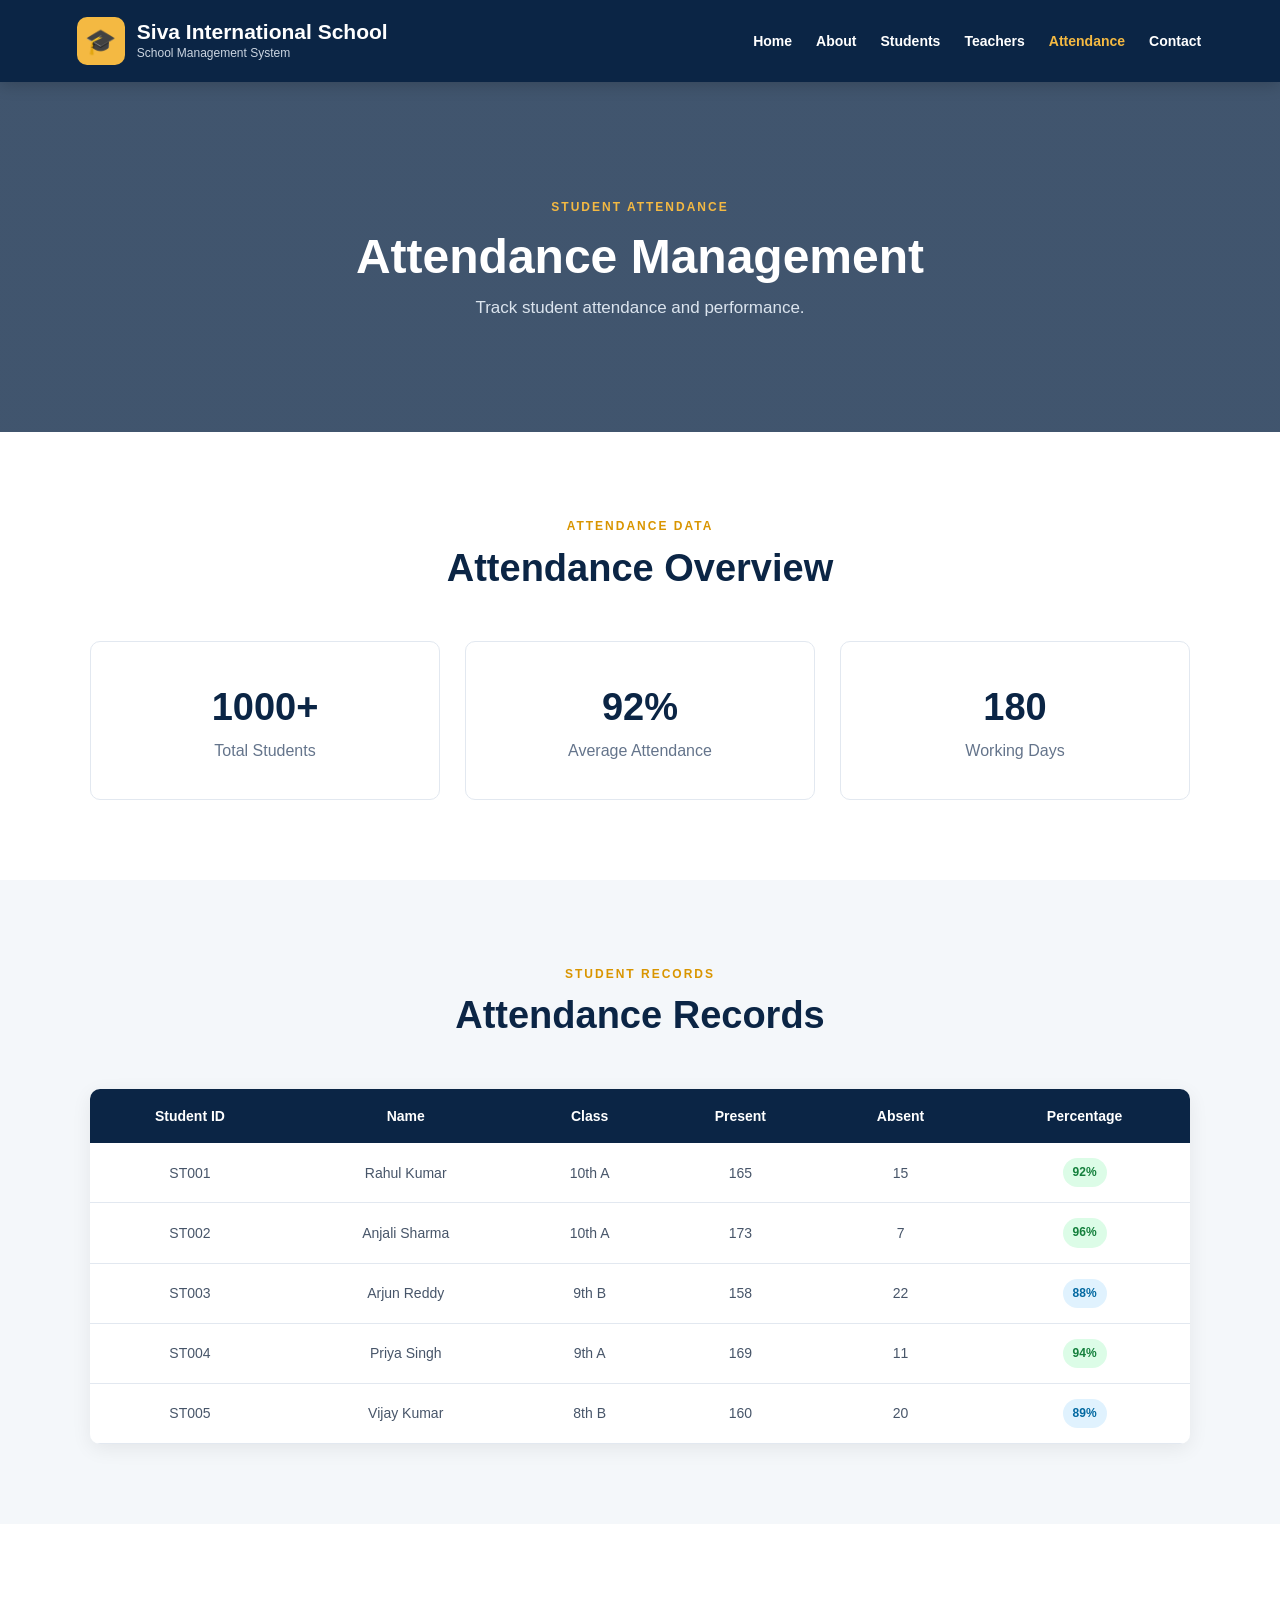
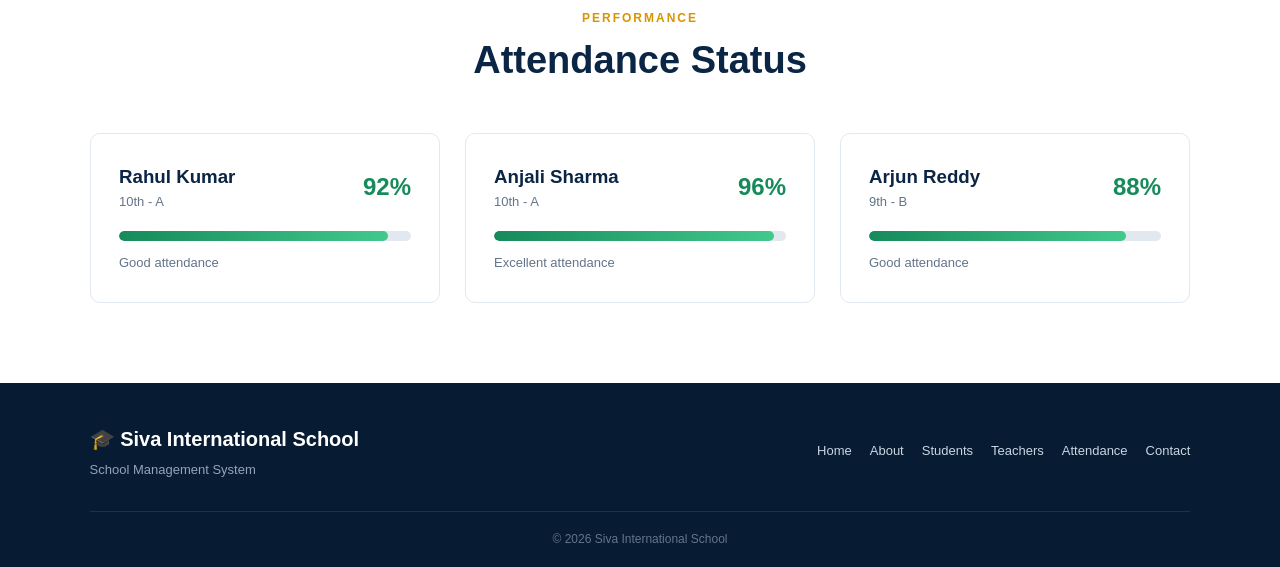
<file: attendance.html>
<!DOCTYPE html>
<html lang="en">

<head>

    <meta charset="UTF-8">

    <meta name="viewport"
          content="width=device-width, initial-scale=1.0">

    <title>Siva International School | Attendance</title>

    <link rel="stylesheet" href="style.css">

</head>


<body>

    <!-- HEADER -->

    <header>

        <div class="logo">

            <div class="logo-icon">
                🎓
            </div>

            <div>

                <h1>Siva International School</h1>

                <p>School Management System</p>

            </div>

        </div>


        <nav>

            <a href="index.html" target="_blank">Home</a>

            <a href="about.html" target="_blank">About</a>

            <a href="students.html" target="_blank">
                Students
            </a>

            <a href="teachers.html" target="_blank">
                Teachers
            </a>

            <a href="attendance.html" target="_blank">
                Attendance
            </a>

            <a href="contact.html" target="_blank">Contact</a>

        </nav>

    </header>


    <!-- HERO -->

    <section class="page-hero">

        <div>

            <span>STUDENT ATTENDANCE</span>

            <h2>Attendance Management</h2>

            <p>
                Track student attendance and performance.
            </p>

        </div>

    </section>


    <!-- STATISTICS -->

    <section class="section">

        <div class="section-heading">

            <span>ATTENDANCE DATA</span>

            <h2>Attendance Overview</h2>

        </div>


        <div class="three-grid">


            <div class="number-card">

                <strong>1000+</strong>

                <span>Total Students</span>

            </div>


            <div class="number-card">

                <strong>92%</strong>

                <span>Average Attendance</span>

            </div>


            <div class="number-card">

                <strong>180</strong>

                <span>Working Days</span>

            </div>

        </div>

    </section>


    <!-- ATTENDANCE TABLE -->

    <section class="section gray-bg">

        <div class="section-heading">

            <span>STUDENT RECORDS</span>

            <h2>Attendance Records</h2>

        </div>


        <div class="table-container">

            <table>

                <thead>

                    <tr>

                        <th>Student ID</th>

                        <th>Name</th>

                        <th>Class</th>

                        <th>Present</th>

                        <th>Absent</th>

                        <th>Percentage</th>

                    </tr>

                </thead>


                <tbody>

                    <tr>

                        <td>ST001</td>

                        <td>Rahul Kumar</td>

                        <td>10th A</td>

                        <td>165</td>

                        <td>15</td>

                        <td>
                            <span class="good">
                                92%
                            </span>
                        </td>

                    </tr>


                    <tr>

                        <td>ST002</td>

                        <td>Anjali Sharma</td>

                        <td>10th A</td>

                        <td>173</td>

                        <td>7</td>

                        <td>
                            <span class="excellent">
                                96%
                            </span>
                        </td>

                    </tr>


                    <tr>

                        <td>ST003</td>

                        <td>Arjun Reddy</td>

                        <td>9th B</td>

                        <td>158</td>

                        <td>22</td>

                        <td>
                            <span class="good">
                                88%
                            </span>
                        </td>

                    </tr>


                    <tr>

                        <td>ST004</td>

                        <td>Priya Singh</td>

                        <td>9th A</td>

                        <td>169</td>

                        <td>11</td>

                        <td>
                            <span class="excellent">
                                94%
                            </span>
                        </td>

                    </tr>


                    <tr>

                        <td>ST005</td>

                        <td>Vijay Kumar</td>

                        <td>8th B</td>

                        <td>160</td>

                        <td>20</td>

                        <td>
                            <span class="good">
                                89%
                            </span>
                        </td>

                    </tr>

                </tbody>

            </table>

        </div>

    </section>


    <!-- PROGRESS -->

    <section class="section">

        <div class="section-heading">

            <span>PERFORMANCE</span>

            <h2>Attendance Status</h2>

        </div>


        <div class="attendance-grid">


            <div class="attendance-card">

                <div class="attendance-head">

                    <div>

                        <h3>Rahul Kumar</h3>

                        <p>10th - A</p>

                    </div>

                    <strong>92%</strong>

                </div>


                <div class="progress">

                    <div
                        class="progress-bar"
                        style="width:92%;">
                    </div>

                </div>


                <p>
                    Good attendance
                </p>

            </div>


            <div class="attendance-card">

                <div class="attendance-head">

                    <div>

                        <h3>Anjali Sharma</h3>

                        <p>10th - A</p>

                    </div>

                    <strong>96%</strong>

                </div>


                <div class="progress">

                    <div
                        class="progress-bar"
                        style="width:96%;">
                    </div>

                </div>


                <p>
                    Excellent attendance
                </p>

            </div>


            <div class="attendance-card">

                <div class="attendance-head">

                    <div>

                        <h3>Arjun Reddy</h3>

                        <p>9th - B</p>

                    </div>

                    <strong>88%</strong>

                </div>


                <div class="progress">

                    <div
                        class="progress-bar"
                        style="width:88%;">
                    </div>

                </div>


                <p>
                    Good attendance
                </p>

            </div>

        </div>

    </section>


    <!-- FOOTER -->

    <footer>

        <div class="footer-main">

            <div>

                <h2>🎓 Siva International School</h2>

                <p>School Management System</p>

            </div>


            <div class="footer-links">

                <a href="index.html" target="_blank">Home</a>

                <a href="about.html" target="_blank">About</a>

                <a href="students.html" target="_blank">
                    Students
                </a>

                <a href="teachers.html" target="_blank">
                    Teachers
                </a>

                <a href="attendance.html" target="_blank">
                    Attendance
                </a>

                <a href="contact.html" target="_blank">
                    Contact
                </a>

            </div>

        </div>


        <div class="footer-bottom">
            © 2026 Siva International School
        </div>

    </footer>


    <script src="script.js"></script>

</body>

</html>
</file>
<file: style.css>
/* =========================================================
   SIVA INTERNATIONAL SCHOOL
   SCHOOL MANAGEMENT SYSTEM
   COMPLETE WEBSITE CSS
   ========================================================= */


/* =========================================================
   1. BASIC SETTINGS
   ========================================================= */

* {
    margin: 0;
    padding: 0;
    box-sizing: border-box;
}

html {
    scroll-behavior: smooth;
}

body {
    font-family: Arial, Helvetica, sans-serif;
    background: #ffffff;
    color: #1e293b;
    line-height: 1.6;
}

img {
    width: 100%;
    display: block;
}

a {
    text-decoration: none;
}

button,
input,
textarea {
    font-family: Arial, Helvetica, sans-serif;
}


/* =========================================================
   2. HEADER
   ========================================================= */

header {
    width: 100%;
    min-height: 82px;

    background: #0b2545;
    color: white;

    padding: 15px 6%;

    display: flex;
    align-items: center;
    justify-content: space-between;

    gap: 25px;

    position: sticky;
    top: 0;

    z-index: 1000;

    box-shadow: 0 3px 15px rgba(0, 0, 0, 0.18);
}


/* Logo */

.logo {
    display: flex;
    align-items: center;
    gap: 12px;
}

.logo-icon {
    width: 48px;
    height: 48px;

    background: #f4b942;

    border-radius: 10px;

    display: flex;
    align-items: center;
    justify-content: center;

    font-size: 25px;
}

.logo h1 {
    font-size: 21px;
    line-height: 1.2;
}

.logo p {
    font-size: 12px;
    color: #cbd5e1;
}


/* Navigation */

nav {
    display: flex;
    align-items: center;
    justify-content: center;

    gap: 20px;
}

nav a {
    color: white;

    font-size: 14px;
    font-weight: bold;

    padding: 8px 2px;

    transition: 0.3s;
}

nav a:hover {
    color: #f4b942;
}


/* =========================================================
   3. HOME HERO SECTION
   ========================================================= */

.hero {
    min-height: 680px;

    background-image:
        url("https://maxfortpaschimvihar.com/wp-content/uploads/2025/08/New-Project-33.png");

    background-size: cover;
    background-position: center;

    position: relative;

    display: flex;
    align-items: center;

    padding: 70px 7%;
}


/* Dark overlay */

.hero-overlay {
    position: absolute;

    top: 0;
    left: 0;
    right: 0;
    bottom: 0;

    background:
        linear-gradient(
            90deg,
            rgba(4, 23, 43, 0.90),
            rgba(4, 23, 43, 0.55),
            rgba(4, 23, 43, 0.15)
        );
}


/* Hero content */

.hero-content {
    position: relative;
    z-index: 2;

    max-width: 750px;

    color: white;
}

.hero-tag {
    display: inline-block;

    color: #f4b942;

    border: 1px solid #f4b942;

    background: rgba(244, 185, 66, 0.12);

    border-radius: 30px;

    padding: 7px 15px;

    font-size: 12px;
    font-weight: bold;

    letter-spacing: 1.5px;

    margin-bottom: 20px;
}

.hero h2 {
    font-size: 58px;

    line-height: 1.08;

    margin-bottom: 22px;
}

.hero h2 span {
    display: block;
    color: #f4b942;
}

.hero p {
    max-width: 650px;

    color: #e2e8f0;

    font-size: 18px;

    margin-bottom: 30px;
}


/* Hero buttons */

.hero-buttons {
    display: flex;
    gap: 15px;

    flex-wrap: wrap;
}

.primary-btn,
.secondary-btn {
    padding: 13px 25px;

    border-radius: 6px;

    font-size: 14px;
    font-weight: bold;

    transition: 0.3s;
}

.primary-btn {
    background: #f4b942;
    color: #0b2545;
}

.primary-btn:hover {
    background: white;
    transform: translateY(-2px);
}

.secondary-btn {
    color: white;
    border: 1px solid white;
}

.secondary-btn:hover {
    background: white;
    color: #0b2545;
}


/* =========================================================
   4. STATISTICS
   ========================================================= */

.stats {
    background: #0b2545;

    color: white;

    display: grid;

    grid-template-columns: repeat(4, 1fr);

    padding: 28px 7%;

    gap: 20px;
}

.stat-box {
    text-align: center;

    border-right: 1px solid rgba(255, 255, 255, 0.15);
}

.stat-box:last-child {
    border-right: none;
}

.stat-box strong {
    display: block;

    color: #f4b942;

    font-size: 30px;
}

.stat-box span {
    color: #cbd5e1;

    font-size: 13px;
}


/* =========================================================
   5. COMMON SECTION
   ========================================================= */

.section {
    padding: 80px 7%;
}

.gray-bg {
    background: #f4f7fa;
}


/* Section heading */

.section-heading {
    max-width: 720px;

    text-align: center;

    margin: 0 auto 50px;
}

.section-heading span,
.small-title {
    color: #d99500;

    font-size: 12px;

    font-weight: bold;

    letter-spacing: 2px;
}

.section-heading h2 {
    color: #0b2545;

    font-size: 38px;

    line-height: 1.2;

    margin: 8px 0 12px;
}

.section-heading p {
    color: #64748b;

    font-size: 16px;
}


/* =========================================================
   6. HOME ABOUT SECTION
   ========================================================= */

.home-grid {
    max-width: 1150px;

    margin: auto;

    display: grid;

    grid-template-columns: 1.1fr 1fr;

    gap: 55px;

    align-items: center;
}


/* Home image */

.home-image {
    overflow: hidden;

    border-radius: 12px;

    box-shadow:
        0 15px 35px rgba(0, 0, 0, 0.12);
}

.home-image img {
    height: 430px;

    object-fit: cover;

    transition: 0.5s;
}

.home-image:hover img {
    transform: scale(1.04);
}


/* Home text */

.home-text h3 {
    color: #0b2545;

    font-size: 31px;

    line-height: 1.2;

    margin-bottom: 18px;
}

.home-text p {
    color: #64748b;

    margin-bottom: 15px;
}


/* Check list */

.check-list {
    margin: 25px 0;
}

.check-list p {
    color: #334155;

    font-weight: bold;

    margin-bottom: 9px;
}


/* Small button */

.small-btn {
    display: inline-block;

    background: #0b2545;

    color: white;

    padding: 12px 22px;

    border-radius: 5px;

    font-size: 14px;

    font-weight: bold;

    transition: 0.3s;
}

.small-btn:hover {
    background: #f4b942;

    color: #0b2545;
}


/* =========================================================
   7. FEATURE CARDS
   ========================================================= */

.feature-grid {
    max-width: 1150px;

    margin: auto;

    display: grid;

    grid-template-columns: repeat(3, 1fr);

    gap: 25px;
}

.feature-card {
    background: white;

    padding: 35px;

    border-radius: 10px;

    border: 1px solid #e2e8f0;

    transition: 0.3s;
}

.feature-card:hover {
    transform: translateY(-7px);

    box-shadow:
        0 15px 30px rgba(0, 0, 0, 0.08);
}

.feature-icon {
    width: 58px;
    height: 58px;

    background: #fff4d6;

    border-radius: 10px;

    display: flex;
    align-items: center;
    justify-content: center;

    font-size: 28px;

    margin-bottom: 20px;
}

.feature-card h3 {
    color: #0b2545;

    font-size: 21px;

    margin-bottom: 10px;
}

.feature-card p {
    color: #64748b;

    margin-bottom: 18px;
}

.feature-card a {
    color: #d99500;

    font-size: 14px;

    font-weight: bold;
}


/* =========================================================
   8. CAMPUS BANNER
   ========================================================= */

.campus-banner {
    min-height: 440px;

    position: relative;

    overflow: hidden;
}

.campus-banner img {
    position: absolute;

    width: 100%;
    height: 100%;

    object-fit: cover;
}

.campus-banner::after {
    content: "";

    position: absolute;

    inset: 0;

    background:
        linear-gradient(
            90deg,
            rgba(11, 37, 69, 0.88),
            rgba(11, 37, 69, 0.30)
        );
}

.campus-content {
    position: relative;

    z-index: 2;

    max-width: 650px;

    padding: 120px 7%;

    color: white;
}

.campus-content span {
    color: #f4b942;

    font-size: 12px;

    font-weight: bold;

    letter-spacing: 2px;
}

.campus-content h2 {
    font-size: 42px;

    line-height: 1.15;

    margin: 10px 0 15px;
}

.campus-content p {
    color: #e2e8f0;

    font-size: 17px;
}


/* =========================================================
   9. PAGE HERO
   ========================================================= */

.page-hero {
    min-height: 350px;

    background-image:
        linear-gradient(
            rgba(11, 37, 69, 0.78),
            rgba(11, 37, 69, 0.78)
        ),
        url("https://maxfortpaschimvihar.com/wp-content/uploads/2025/08/New-Project-33.png");

    background-size: cover;

    background-position: center;

    display: flex;

    align-items: center;

    justify-content: center;

    text-align: center;

    color: white;

    padding: 40px;
}

.page-hero span {
    color: #f4b942;

    font-size: 12px;

    font-weight: bold;

    letter-spacing: 2px;
}

.page-hero h2 {
    font-size: 48px;

    line-height: 1.15;

    margin: 10px 0;
}

.page-hero p {
    color: #dbe4ee;

    font-size: 17px;
}


/* =========================================================
   10. ABOUT PAGE
   ========================================================= */

.about-grid {
    max-width: 1150px;

    margin: auto;

    display: grid;

    grid-template-columns: 1fr 1fr;

    gap: 60px;

    align-items: center;
}


/* Main about image */

.about-image {
    overflow: hidden;

    border-radius: 12px;

    box-shadow:
        0 15px 35px rgba(0, 0, 0, 0.12);
}

.about-image img {
    height: 470px;

    object-fit: cover;

    transition: 0.5s;
}

.about-image:hover img {
    transform: scale(1.04);
}


/* About text */

.about-content h2 {
    color: #0b2545;

    font-size: 38px;

    line-height: 1.2;

    margin: 10px 0 20px;
}

.about-content > p {
    color: #64748b;

    margin-bottom: 15px;
}


/* About points */

.about-points {
    display: grid;

    grid-template-columns: repeat(2, 1fr);

    gap: 12px;

    margin-top: 25px;
}

.about-points div {
    background: #f4f7fa;

    padding: 15px;

    border-radius: 7px;

    display: flex;

    align-items: center;

    gap: 10px;
}

.about-points strong {
    color: #f0ad22;

    font-size: 16px;
}

.about-points span {
    color: #334155;

    font-size: 14px;

    font-weight: bold;
}


/* =========================================================
   11. VALUE CARDS
   ========================================================= */

.three-grid {
    max-width: 1100px;

    margin: auto;

    display: grid;

    grid-template-columns: repeat(3, 1fr);

    gap: 25px;
}

.value-card {
    background: white;

    padding: 35px;

    text-align: center;

    border-radius: 10px;

    border: 1px solid #e2e8f0;

    transition: 0.3s;
}

.value-card:hover {
    transform: translateY(-5px);

    box-shadow:
        0 10px 25px rgba(0, 0, 0, 0.07);
}

.value-card > div {
    font-size: 42px;

    margin-bottom: 12px;
}

.value-card h3 {
    color: #0b2545;

    margin-bottom: 10px;
}

.value-card p {
    color: #64748b;
}


/* =========================================================
   12. FACILITIES
   ========================================================= */

.facility-grid {
    max-width: 1150px;

    margin: auto;

    display: grid;

    grid-template-columns: repeat(3, 1fr);

    gap: 25px;
}

.facility-card {
    background: white;

    border-radius: 10px;

    overflow: hidden;

    border: 1px solid #e2e8f0;

    box-shadow:
        0 5px 18px rgba(0, 0, 0, 0.06);

    transition: 0.3s;
}

.facility-card:hover {
    transform: translateY(-7px);

    box-shadow:
        0 15px 30px rgba(0, 0, 0, 0.10);
}

.facility-card img {
    width: 100%;

    height: 240px;

    object-fit: cover;

    transition: 0.5s;
}

.facility-card:hover img {
    transform: scale(1.04);
}

.facility-card h3 {
    color: #0b2545;

    padding: 20px 20px 5px;

    font-size: 20px;
}

.facility-card p {
    color: #64748b;

    padding: 0 20px 25px;

    font-size: 14px;
}


/* =========================================================
   13. STUDENTS PAGE
   ========================================================= */

.student-intro {
    max-width: 1150px;

    margin: auto;

    display: grid;

    grid-template-columns: 1fr 1fr;

    gap: 50px;

    align-items: center;
}

.student-intro h2 {
    color: #0b2545;

    font-size: 39px;

    line-height: 1.2;

    margin: 10px 0 18px;
}

.student-intro p {
    color: #64748b;
}

.student-intro img {
    height: 360px;

    border-radius: 12px;

    object-fit: cover;

    box-shadow:
        0 12px 30px rgba(0, 0, 0, 0.10);
}


/* Number cards */

.number-card {
    background: white;

    padding: 35px;

    text-align: center;

    border-radius: 10px;

    border: 1px solid #e2e8f0;

    transition: 0.3s;
}

.number-card:hover {
    transform: translateY(-5px);

    box-shadow:
        0 10px 25px rgba(0, 0, 0, 0.07);
}

.number-card strong {
    display: block;

    color: #0b2545;

    font-size: 38px;
}

.number-card span {
    color: #64748b;
}


/* =========================================================
   14. TABLE
   ========================================================= */

.table-container {
    max-width: 1200px;

    margin: auto;

    overflow-x: auto;

    border-radius: 10px;

    box-shadow:
        0 5px 20px rgba(0, 0, 0, 0.07);
}

table {
    width: 100%;

    min-width: 750px;

    border-collapse: collapse;

    background: white;
}

th {
    background: #0b2545;

    color: white;

    padding: 16px;

    font-size: 14px;
}

td {
    padding: 15px;

    text-align: center;

    color: #475569;

    border-bottom: 1px solid #e2e8f0;

    font-size: 14px;
}

tbody tr {
    transition: 0.2s;
}

tbody tr:hover {
    background: #f8fafc;
}


/* Attendance labels */

.good,
.excellent {
    display: inline-block;

    padding: 5px 10px;

    border-radius: 20px;

    font-size: 12px;

    font-weight: bold;
}

.good {
    color: #0369a1;

    background: #e0f2fe;
}

.excellent {
    color: #15803d;

    background: #dcfce7;
}


/* =========================================================
   15. CLASS GRID
   ========================================================= */

.class-grid {
    max-width: 1100px;

    margin: auto;

    display: grid;

    grid-template-columns: repeat(3, 1fr);

    gap: 18px;
}

.class-grid div {
    background: #0b2545;

    color: white;

    padding: 22px;

    text-align: center;

    border-radius: 7px;

    font-weight: bold;

    transition: 0.3s;
}

.class-grid div:hover {
    background: #f4b942;

    color: #0b2545;

    transform: translateY(-4px);
}


/* =========================================================
   16. TEACHERS
   ========================================================= */

.teacher-grid {
    max-width: 1150px;

    margin: auto;

    display: grid;

    grid-template-columns: repeat(3, 1fr);

    gap: 25px;
}

.teacher-card {
    background: white;

    border-radius: 10px;

    overflow: hidden;

    border: 1px solid #e2e8f0;

    transition: 0.3s;
}

.teacher-card:hover {
    transform: translateY(-7px);

    box-shadow:
        0 15px 30px rgba(0, 0, 0, 0.10);
}

.teacher-card img {
    width: 100%;

    height: 280px;

    object-fit: cover;
}

.teacher-info {
    padding: 22px;
}

.teacher-info h3 {
    color: #0b2545;

    font-size: 19px;

    margin-bottom: 4px;
}

.teacher-info span {
    color: #d99500;

    font-size: 14px;

    font-weight: bold;
}

.teacher-info p {
    color: #64748b;

    font-size: 14px;

    margin-top: 8px;
}


/* =========================================================
   17. ATTENDANCE
   ========================================================= */

.attendance-grid {
    max-width: 1100px;

    margin: auto;

    display: grid;

    grid-template-columns: repeat(3, 1fr);

    gap: 25px;
}

.attendance-card {
    background: white;

    padding: 28px;

    border-radius: 10px;

    border: 1px solid #e2e8f0;
}

.attendance-head {
    display: flex;

    justify-content: space-between;

    align-items: center;

    margin-bottom: 18px;
}

.attendance-head h3 {
    color: #0b2545;
}

.attendance-head p {
    color: #64748b;

    font-size: 13px;
}

.attendance-head strong {
    color: #168a5b;

    font-size: 24px;
}


/* Progress */

.progress {
    width: 100%;

    height: 10px;

    background: #e2e8f0;

    border-radius: 20px;

    overflow: hidden;

    margin-bottom: 12px;
}

.progress-bar {
    height: 100%;

    background:
        linear-gradient(
            90deg,
            #168a5b,
            #42c98c
        );

    border-radius: 20px;
}

.attendance-card > p {
    color: #64748b;

    font-size: 13px;
}


/* =========================================================
   18. CONTACT PAGE
   ========================================================= */

.contact-grid {
    max-width: 1150px;

    margin: auto;

    display: grid;

    grid-template-columns: 0.9fr 1.1fr;

    gap: 40px;
}


/* Contact information */

.contact-info {
    background: #0b2545;

    color: white;

    border-radius: 12px;

    padding: 42px;
}

.contact-info h2 {
    font-size: 36px;

    line-height: 1.2;

    margin: 10px 0 18px;
}

.contact-info > p {
    color: #cbd5e1;

    margin-bottom: 30px;
}

.contact-item {
    display: flex;

    gap: 15px;

    margin: 22px 0;
}

.contact-item > div:first-child {
    width: 42px;

    height: 42px;

    background: rgba(244, 185, 66, 0.15);

    border-radius: 7px;

    display: flex;

    align-items: center;

    justify-content: center;

    flex-shrink: 0;
}

.contact-item strong {
    color: #f4b942;

    display: block;

    margin-bottom: 3px;
}

.contact-item p {
    color: #dbe4ee;

    font-size: 14px;
}


/* =========================================================
   19. CONTACT FORM
   ========================================================= */

.form-box {
    background: white;

    padding: 40px;

    border-radius: 12px;

    border: 1px solid #e2e8f0;

    box-shadow:
        0 8px 25px rgba(0, 0, 0, 0.06);
}

.form-box h2 {
    color: #0b2545;

    font-size: 28px;

    margin-bottom: 5px;
}

.form-box > p {
    color: #64748b;

    margin-bottom: 25px;
}

.form-row {
    display: grid;

    grid-template-columns: 1fr 1fr;

    gap: 15px;
}

form label {
    display: block;

    color: #334155;

    font-size: 14px;

    font-weight: bold;

    margin-bottom: 6px;
}

form input,
form textarea {
    width: 100%;

    padding: 13px;

    border: 1px solid #cbd5e1;

    border-radius: 6px;

    outline: none;

    font-size: 14px;

    margin-bottom: 17px;
}

form input:focus,
form textarea:focus {
    border-color: #168a5b;

    box-shadow:
        0 0 0 3px rgba(22, 138, 91, 0.10);
}

form textarea {
    resize: vertical;
}

.submit-btn {
    width: 100%;

    border: none;

    background: #0b2545;

    color: white;

    padding: 14px;

    border-radius: 6px;

    font-size: 15px;

    font-weight: bold;

    cursor: pointer;

    transition: 0.3s;
}

.submit-btn:hover {
    background: #168a5b;
}


/* =========================================================
   20. CONTACT IMAGE
   ========================================================= */

.contact-image {
    height: 390px;

    position: relative;

    overflow: hidden;
}

.contact-image img {
    width: 100%;
    height: 100%;

    object-fit: cover;
}

.contact-image::after {
    content: "";

    position: absolute;

    inset: 0;

    background:
        linear-gradient(
            90deg,
            rgba(11, 37, 69, 0.82),
            rgba(11, 37, 69, 0.20)
        );
}

.contact-image > div {
    position: absolute;

    z-index: 2;

    left: 7%;

    top: 50%;

    transform: translateY(-50%);

    color: white;
}

.contact-image h2 {
    font-size: 38px;

    margin-bottom: 5px;
}

.contact-image p {
    color: #e2e8f0;

    font-size: 16px;
}


/* =========================================================
   21. FOOTER
   ========================================================= */

footer {
    background: #071b32;

    color: white;

    padding: 40px 7% 0;
}

.footer-main {
    display: flex;

    align-items: center;

    justify-content: space-between;

    gap: 30px;

    padding-bottom: 30px;
}

.footer-main h2 {
    font-size: 20px;

    margin-bottom: 5px;
}

.footer-main p {
    color: #94a3b8;

    font-size: 13px;
}

.footer-links {
    display: flex;

    gap: 18px;

    flex-wrap: wrap;

    justify-content: center;
}

.footer-links a {
    color: #cbd5e1;

    font-size: 13px;

    transition: 0.3s;
}

.footer-links a:hover {
    color: #f4b942;
}

.footer-bottom {
    border-top: 1px solid rgba(255, 255, 255, 0.10);

    padding: 18px 0;

    text-align: center;

    color: #64748b;

    font-size: 12px;
}


/* =========================================================
   22. RESPONSIVE - TABLET
   ========================================================= */

@media screen and (max-width: 1000px) {

    header {
        flex-direction: column;

        padding: 18px 5%;
    }

    nav {
        gap: 13px;
    }

    .hero h2 {
        font-size: 45px;
    }

    .stats {
        grid-template-columns: repeat(2, 1fr);
    }

    .stat-box {
        border-right: none;
    }

    .home-grid,
    .about-grid,
    .student-intro,
    .contact-grid {
        grid-template-columns: 1fr;

        gap: 35px;
    }

    .feature-grid,
    .three-grid,
    .facility-grid,
    .teacher-grid,
    .attendance-grid {
        grid-template-columns: repeat(2, 1fr);
    }

    .class-grid {
        grid-template-columns: repeat(2, 1fr);
    }
}


/* =========================================================
   23. RESPONSIVE - MOBILE
   ========================================================= */

@media screen and (max-width: 650px) {

    header {
        position: relative;

        padding: 15px 4%;
    }

    .logo h1 {
        font-size: 18px;
    }

    nav {
        display: grid;

        grid-template-columns: repeat(2, 1fr);

        width: 100%;

        gap: 6px;
    }

    nav a {
        background: #14385d;

        padding: 7px;

        border-radius: 4px;

        text-align: center;

        font-size: 12px;
    }


    /* Home */

    .hero {
        min-height: 600px;

        padding: 40px 6%;
    }

    .hero h2 {
        font-size: 35px;
    }

    .hero p {
        font-size: 15px;
    }

    .hero-buttons {
        flex-direction: column;

        align-items: stretch;
    }

    .primary-btn,
    .secondary-btn {
        text-align: center;
    }


    /* Stats */

    .stats {
        grid-template-columns: 1fr 1fr;

        padding: 25px 4%;
    }

    .stat-box strong {
        font-size: 25px;
    }


    /* Sections */

    .section {
        padding: 55px 5%;
    }

    .section-heading h2 {
        font-size: 29px;
    }

    .home-text h3,
    .about-content h2,
    .student-intro h2 {
        font-size: 29px;
    }


    /* Grids */

    .feature-grid,
    .three-grid,
    .facility-grid,
    .teacher-grid,
    .attendance-grid,
    .class-grid {
        grid-template-columns: 1fr;
    }


    /* Page hero */

    .page-hero {
        min-height: 270px;
    }

    .page-hero h2 {
        font-size: 35px;
    }


    /* About */

    .about-points {
        grid-template-columns: 1fr;
    }

    .about-image img,
    .home-image img {
        height: 300px;
    }

    .student-intro img {
        height: 280px;
    }


    /* Contact */

    .form-row {
        grid-template-columns: 1fr;
    }

    .contact-info,
    .form-box {
        padding: 28px;
    }

    .contact-info h2 {
        font-size: 29px;
    }

    .contact-image {
        height: 330px;
    }

    .contact-image h2 {
        font-size: 30px;
    }


    /* Footer */

    .footer-main {
        flex-direction: column;

        text-align: center;
    }

    .footer-links {
        flex-direction: column;

        gap: 10px;
    }
}


/* Selected student row */

.selected-row {
    background: #fff4d6 !important;
}

.selected-row td {
    color: #0b2545;
    font-weight: bold;
}


/* Active navigation link */

nav a.active {
    color: #f4b942;
}
</file>
